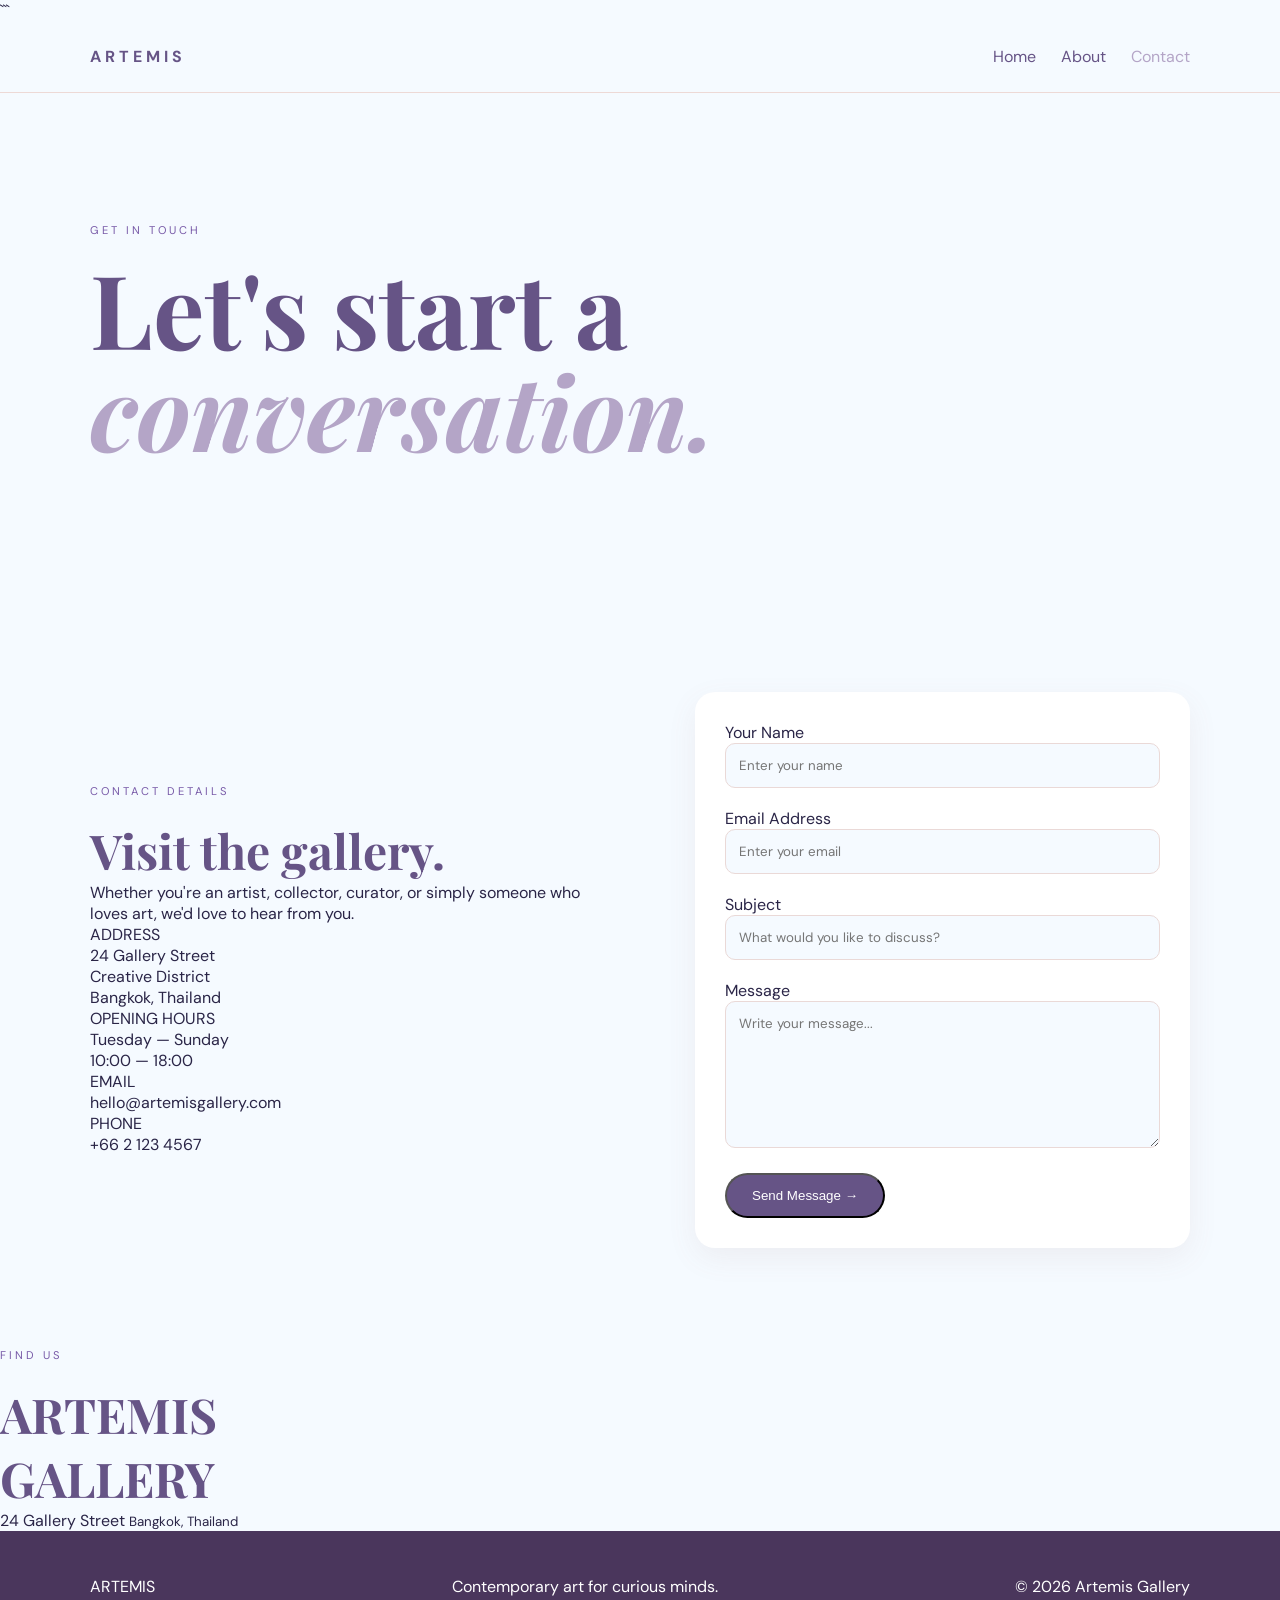
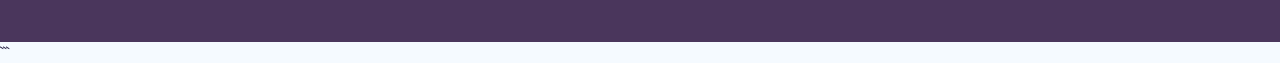
<file: contact.html>
<!DOCTYPE html>

<html lang="en">
<head>
    <meta charset="UTF-8">
    <meta name="viewport" content="width=device-width, initial-scale=1.0">
    <title>Artemis Gallery | Contact</title>
    <link rel="stylesheet" href="style.css">
</head>
<body>

```
<header class="navbar">
    <a href="index.html" class="logo">ARTEMIS</a>

    <nav>
        <a href="index.html">Home</a>
        <a href="about.html">About</a>
        <a href="contact.html" class="active">Contact</a>
    </nav>
</header>

<main>

    <section class="contact-hero">
        <p class="eyebrow">GET IN TOUCH</p>
        <h1>Let's start a<br><em>conversation.</em></h1>
    </section>

    <section class="contact-section">

        <div class="contact-info">
            <p class="eyebrow">CONTACT DETAILS</p>

            <h2>Visit the gallery.</h2>

            <p>
                Whether you're an artist, collector, curator, or simply
                someone who loves art, we'd love to hear from you.
            </p>

            <div class="details">
                <div>
                    <span>ADDRESS</span>
                    <p>
                        24 Gallery Street<br>
                        Creative District<br>
                        Bangkok, Thailand
                    </p>
                </div>

                <div>
                    <span>OPENING HOURS</span>
                    <p>
                        Tuesday — Sunday<br>
                        10:00 — 18:00
                    </p>
                </div>

                <div>
                    <span>EMAIL</span>
                    <p>hello@artemisgallery.com</p>
                </div>

                <div>
                    <span>PHONE</span>
                    <p>+66 2 123 4567</p>
                </div>
            </div>
        </div>

        <form class="contact-form">

            <div class="form-group">
                <label for="name">Your Name</label>
                <input type="text" id="name" name="name"
                       placeholder="Enter your name" required>
            </div>

            <div class="form-group">
                <label for="email">Email Address</label>
                <input type="email" id="email" name="email"
                       placeholder="Enter your email" required>
            </div>

            <div class="form-group">
                <label for="subject">Subject</label>
                <input type="text" id="subject" name="subject"
                       placeholder="What would you like to discuss?">
            </div>

            <div class="form-group">
                <label for="message">Message</label>
                <textarea id="message" name="message" rows="7"
                          placeholder="Write your message..." required></textarea>
            </div>

            <button type="submit" class="button">Send Message →</button>

        </form>

    </section>

    <section class="contact-map">
        <div>
            <p class="eyebrow">FIND US</p>
            <h2>ARTEMIS<br>GALLERY</h2>
        </div>

        <div class="map-placeholder">
            <span>24 Gallery Street</span>
            <small>Bangkok, Thailand</small>
        </div>
    </section>

</main>

<footer>
    <div class="footer-logo">ARTEMIS</div>
    <p>Contemporary art for curious minds.</p>
    <p>© 2026 Artemis Gallery</p>
</footer>
```

</body>
</html>
</file>
<file: style.css>
@import url('https://fonts.googleapis.com/css2?family=DM+Sans&family=Playfair+Display:ital@0;1&display=swap');

:root {
--bg:#f5faff;
--pink:#b4a5c7;
--dark:#665486;
--text:#2a2547;
--white:#fff;
}

* {
  box-sizing:border-box;
  margin:0;
  padding:0;
  }

body {
background:var(--bg);
color:var(--text);
font-family:"DM Sans",sans-serif;
}

.navbar {
padding:25px 7%;
display:flex;
justify-content:space-between;
border-bottom:1px solid #edd9d6;
}

.logo, nav a {
color:var(--dark);
text-decoration:none;
}

.logo {
letter-spacing:4px;
font-weight:bold;
}

nav {
display:flex;
gap:25px;
}

nav a:hover,
.active {
color:var(--pink);
}

h1,h2,h3 {
font-family:"Playfair Display",serif;
color:var(--dark);
}

h1 {
font-size:clamp(3.5rem,8vw,7rem);
line-height:1;
}

h2 {
font-size:3rem;
}

em {
color:var(--pink);
}

.eyebrow {
color:#785aa8;
font-size:.7rem;
letter-spacing:3px;
margin-bottom:20px;
}

/* Home */

.hero {
min-height:90vh;
padding:7%;
display:grid;
grid-template-columns:1fr 1fr;
align-items:center;
gap:8%;
}

.hero-text {
color:#927f80;
margin:30px 0;
}

.hero-image {
height:600px;
padding:10px;
background:white;
border-radius:150px 150px 20px 20px;
box-shadow:0 15px 40px #8d5d5d20;
}

.hero-image img,
.art-card img,
.about-image img {
width:100%;
height:100%;
object-fit:cover;
border-radius:inherit;
}

.button {
display:inline-block;
padding:13px 25px;
border-radius:30px;
background:var(--dark);
color:white;
text-decoration:none;
}

.button:hover {
background:var(--pink);
}

/* Gallery */

.gallery,
.about-story,
.contact-section {
padding:100px 7%;
}

.art-grid {
display:grid;
grid-template-columns:1fr 1fr;
gap:40px;
}

.art-card {
padding:10px;
background:white;
border-radius:20px;
box-shadow:0 10px 30px #8d4a4a15;
}

.art-card img {
height:500px;
border-radius:14px;
}

.art-info {
padding:15px;
display:flex;
justify-content:space-between;
}

/* About */

.about-hero,
.contact-hero {
padding:130px 7%;
}

.about-story,
.contact-section {
display:grid;
grid-template-columns:1fr 1fr;
gap:10%;
align-items:center;
}

.about-image {
height:550px;
padding:10px;
background:white;
border-radius:25px 130px 25px 130px;
box-shadow:0 15px 40px #8d5d5d20;
}

.about-content p {
color:#927f80;
margin:20px 0;
}

/* Contact */

.contact-form {
padding:30px;
background:white;
border-radius:20px;
box-shadow:0 10px 30px #8d5d5d15;
}

input, textarea {
width:100%;
margin-bottom:20px;
padding:13px;
border:1px solid #ead9d7;
border-radius:10px;
background:var(--bg);
font-family:inherit;
}

textarea {
resize:vertical;
}

/* Footer */

footer {
padding:45px 7%;
background:#4a365c;
color:white;
display:flex;
justify-content:space-between;
}

@media(max-width:700px) {
.hero,
.art-grid,
.about-story,
.contact-section {
grid-template-columns:1fr;
}

.hero-image,
.about-image {
height:450px;
}

footer {
flex-direction:column;
gap:15px;
}
}
</file>
